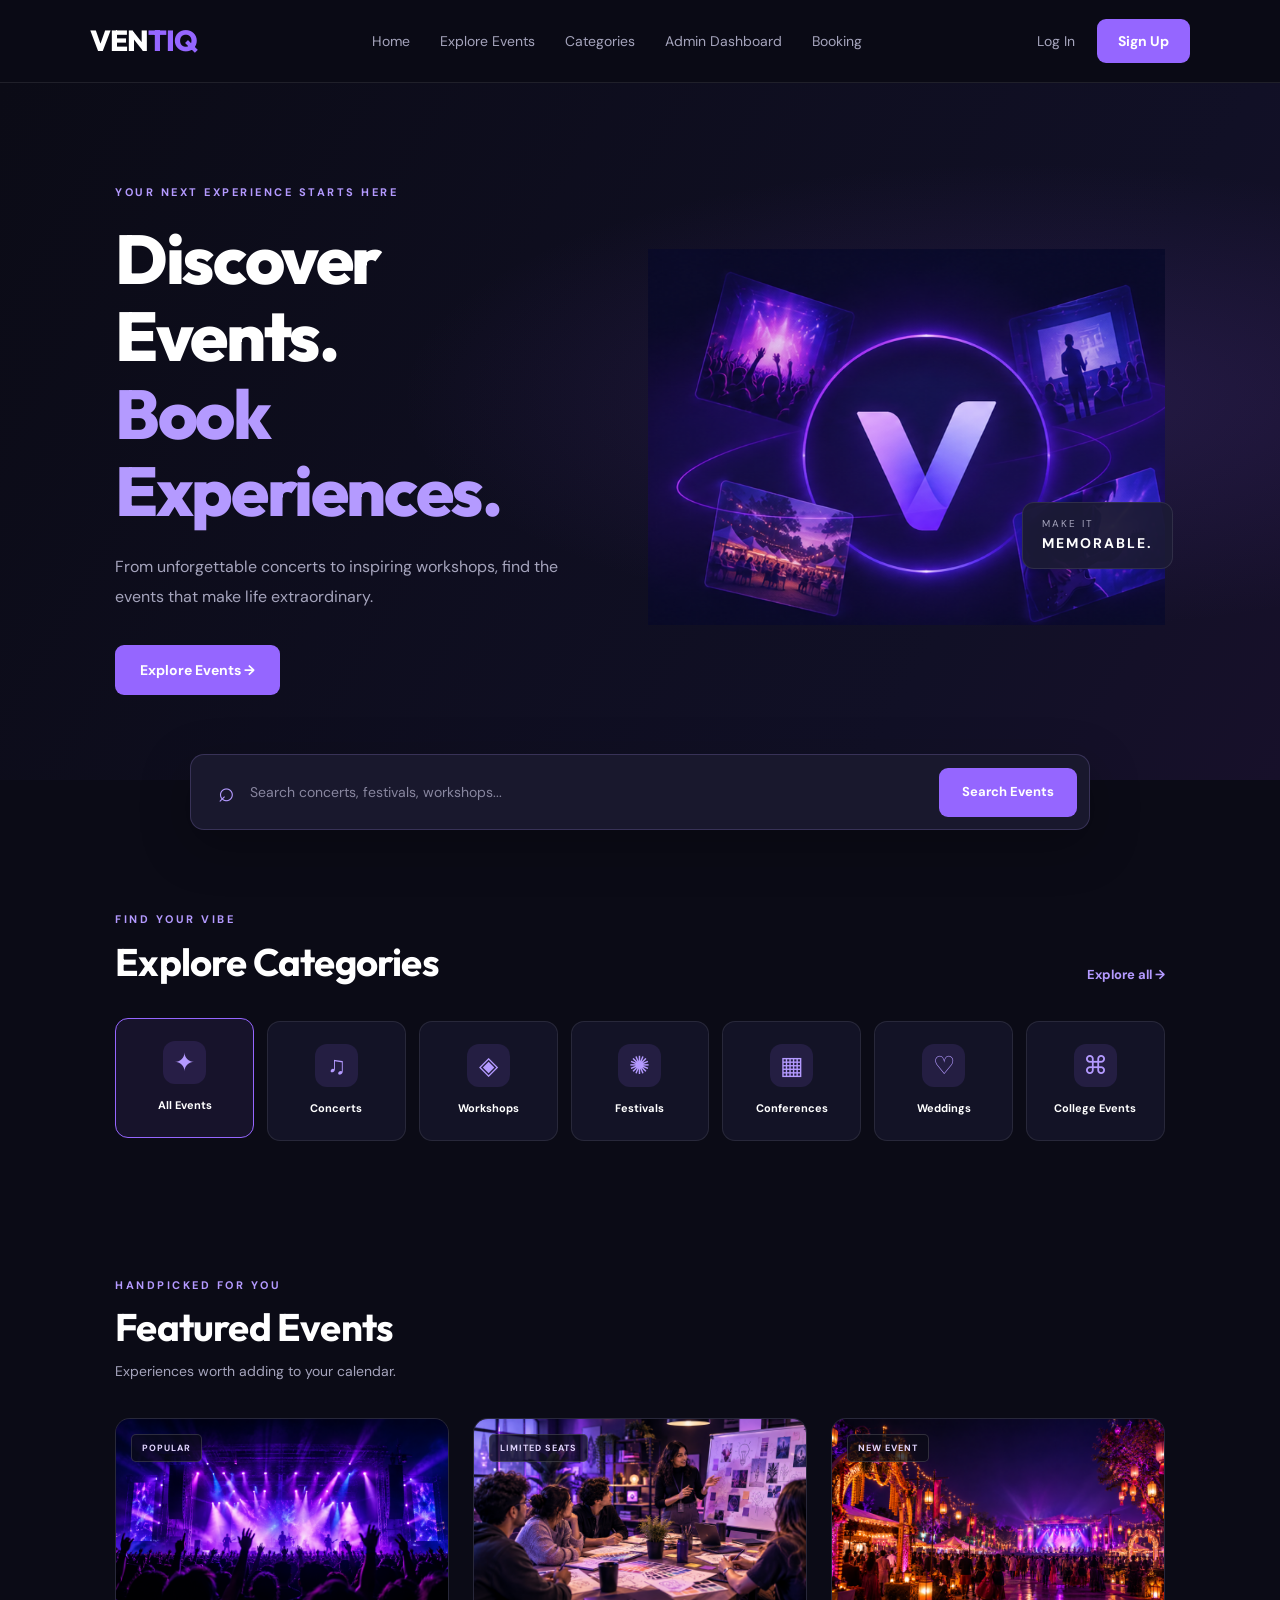
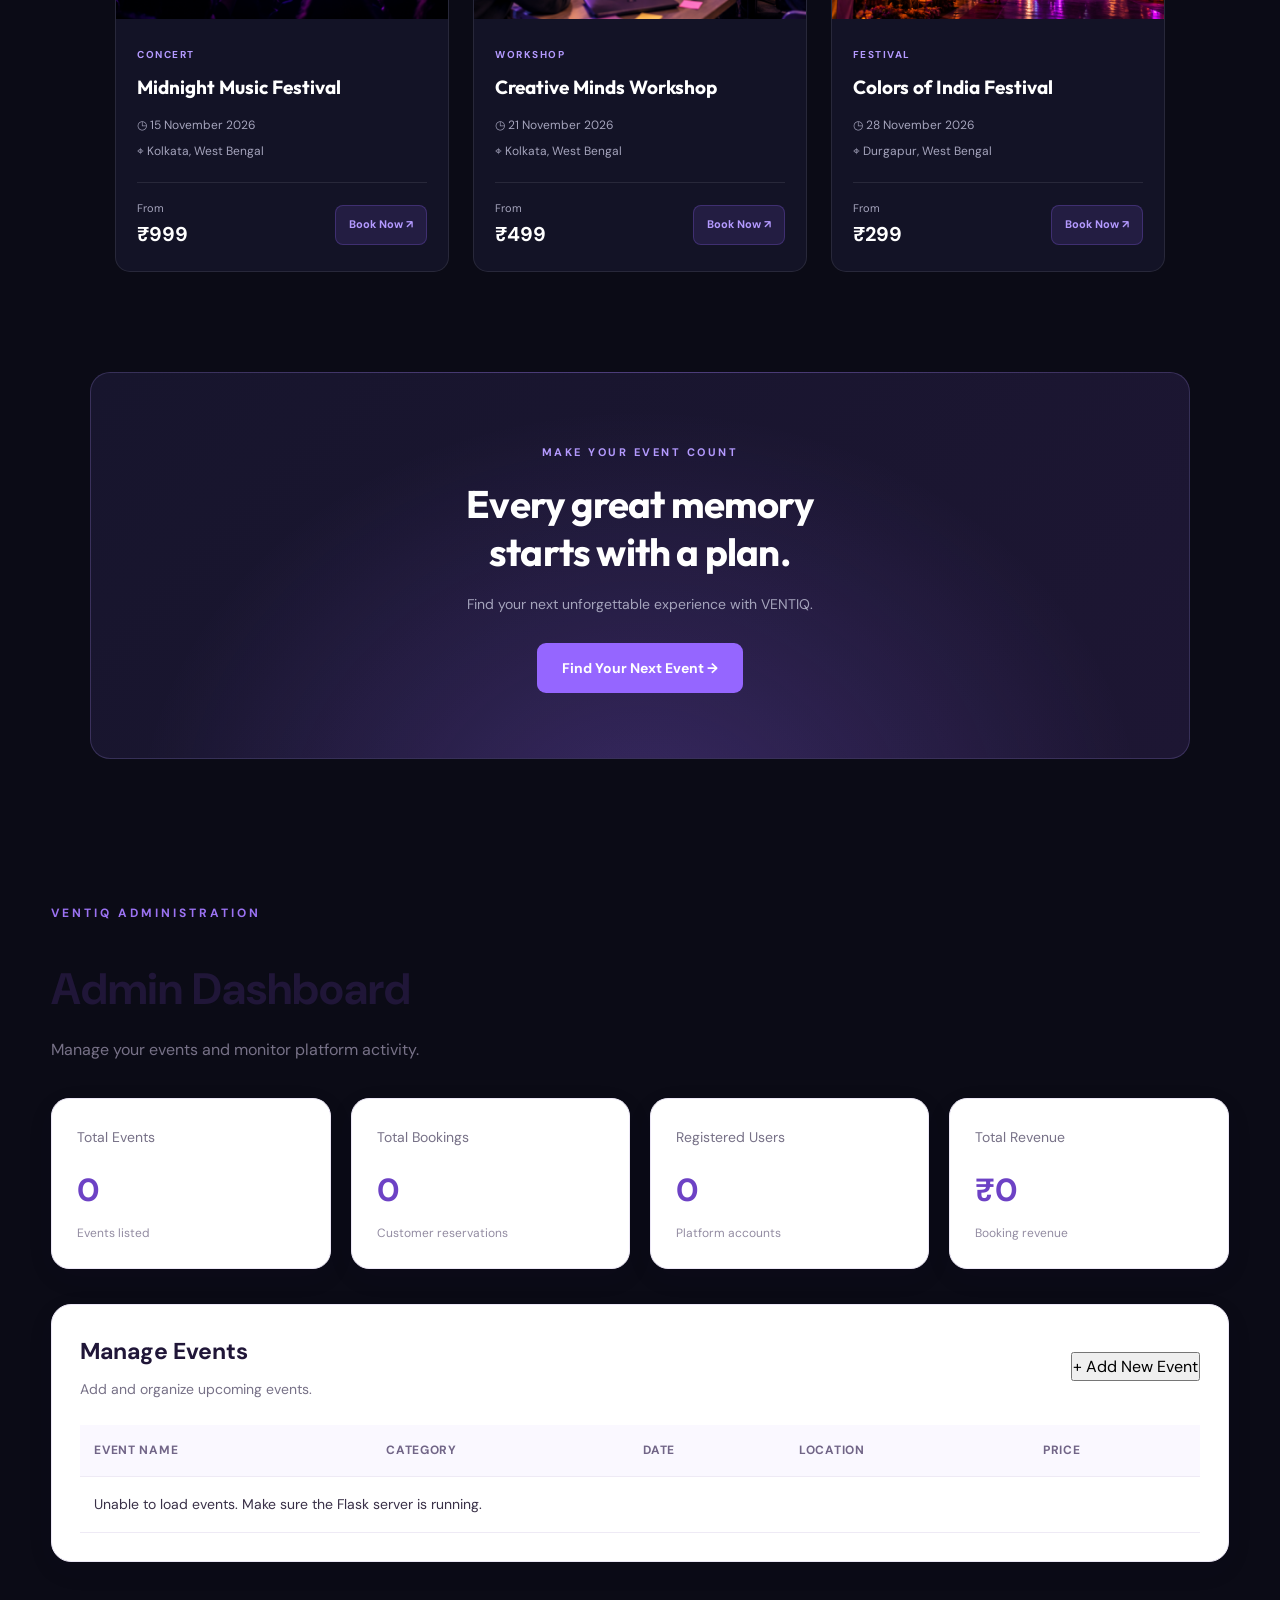
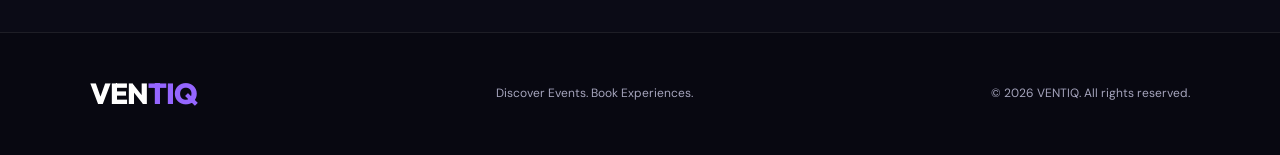
<file: frontend/index.html>
<!DOCTYPE html>
<html lang="en">
<head>
    <meta charset="UTF-8">
    <meta name="viewport" content="width=device-width, initial-scale=1.0">
    <meta name="description" content="Discover events, explore experiences, and book tickets with VENTIQ.">
    <title>VENTIQ | Discover Events. Book Experiences.</title>
    <link rel="stylesheet" href="css/style.css">
</head>
<body>

    <!-- Navigation -->
    <header class="navbar">
        <a href="index.html" class="logo">VEN<span>TIQ</span></a>

        <nav class="nav-links">
            <a href="#home">Home</a>
            <a href="#events">Explore Events</a>
            <a href="#categories">Categories</a>
            <a href="admin.html">Admin Dashboard</a>
            <a href="booking.html">Booking</a>
        </nav>

        <div class="nav-actions" id="navActions">
    <a href="login.html" class="login-btn">Log In</a>
    <a href="register.html" class="signup-btn">Sign Up</a>
</div>
    </header>

    <main>
        <!-- Hero Section -->
        <section class="hero" id="home">
            <div class="hero-content">
                <span class="eyebrow">YOUR NEXT EXPERIENCE STARTS HERE</span>

                <h1>Discover Events.<br>
                    <span>Book Experiences.</span>
                </h1>

                <p>
                    From unforgettable concerts to inspiring workshops,
                    find the events that make life extraordinary.
                </p>

                <a href="#events" class="primary-btn">Explore Events →</a>
            </div>
             <div>
               <div class="hero-decoration">
    
<div class="hero-decoration">
    <img
        src="images/ventiq-hero.png"
        alt="VENTIQ hero artwork"
        class="hero-image"
    >

    <div class="hero-message">
        <span>MAKE IT</span>
        <strong>MEMORABLE.</strong>
    </div>
</div>

            </div>
        </section>

        <!-- Search Section -->
        <section class="search-section">
            <form class="search-bar" id="searchForm">
                <span class="search-icon">⌕</span>
                <input
                    type="search"
                    id="eventSearch"
                    placeholder="Search concerts, festivals, workshops..."
                    aria-label="Search events"
                >
                <button type="submit">Search Events</button>
            </form>
        </section>

        <!-- Categories -->
        <section class="section categories-section" id="categories">
            <div class="section-heading">
                <div>
                    <span class="eyebrow">FIND YOUR VIBE</span>
                    <h2>Explore Categories</h2>
                </div>
                <a href="#events" class="text-link">Explore all →</a>
            </div>

            <div class="category-grid">
                <button class="category-card active" data-category="All">
                    <span>✦</span>
                    <strong>All Events</strong>
                </button>

                <button class="category-card" data-category="Concert">
                    <span>♫</span>
                    <strong>Concerts</strong>
                </button>

                <button class="category-card" data-category="Workshop">
                    <span>◈</span>
                    <strong>Workshops</strong>
                </button>

                <button class="category-card" data-category="Festival">
                    <span>✺</span>
                    <strong>Festivals</strong>
                </button>

                <button class="category-card" data-category="Conference">
                    <span>▦</span>
                    <strong>Conferences</strong>
                </button>

                <button class="category-card" data-category="Wedding">
                    <span>♡</span>
                    <strong>Weddings</strong>
                </button>

                <button class="category-card" data-category="College">
                    <span>⌘</span>
                    <strong>College Events</strong>
                </button>
            </div>
        </section>

        <!-- Featured Events -->
        <section class="section events-section" id="events">
            <div class="section-heading">
                <div>
                    <span class="eyebrow">HANDPICKED FOR YOU</span>
                    <h2>Featured Events</h2>
                    <p class="section-description">
                        Experiences worth adding to your calendar.
                    </p>
                </div>
            </div>

            <div class="event-grid" id="eventGrid">

                <article class="event-card"
                    data-category="Concert"
                    data-title="Midnight Music Festival">
                    
<div class="event-image concert-image">
    <img
        src="images/concert.png"
        alt="Midnight Music Festival concert"
        class="event-photo"
    >
    <span class="event-label">POPULAR</span>
</div>

                    <div class="event-info">
                        <span class="event-type">CONCERT</span>
                        <h3>Midnight Music Festival</h3>
                        <p>◷ 15 November 2026</p>
                        <p>⌖ Kolkata, West Bengal</p>
                        <div class="event-bottom">
                            <span>From <strong>₹999</strong></span>
                            <a href="booking.html" class="book-btn">Book Now ↗</a>
                        </div>
                    </div>
                </article>

                <article class="event-card"
                    data-category="Workshop"
                    data-title="Creative Minds Workshop">
                    
<div class="event-image workshop-image">
    <img
        src="images/workshop.png"
        alt="Creative Minds Workshop"
        class="event-photo"
    >
    <span class="event-label">LIMITED SEATS</span>
</div>

                    <div class="event-info">
                        <span class="event-type">WORKSHOP</span>
                        <h3>Creative Minds Workshop</h3>
                        <p>◷ 21 November 2026</p>
                        <p>⌖ Kolkata, West Bengal</p>
                        <div class="event-bottom">
                            <span>From <strong>₹499</strong></span>
                            <a href="booking.html" class="book-btn">Book Now ↗</a>
                        </div>
                    </div>
                </article>

                <article class="event-card"
                    data-category="Festival"
                    data-title="Colors of India Festival">
                    
<div class="event-image festival-image">
    <img
        src="images/festival.png"
        alt="Colors of India Festival"
        class="event-photo"
    >
    <span class="event-label">NEW EVENT</span>
</div>

                    <div class="event-info">
                        <span class="event-type">FESTIVAL</span>
                        <h3>Colors of India Festival</h3>
                        <p>◷ 28 November 2026</p>
                        <p>⌖ Durgapur, West Bengal</p>
                        <div class="event-bottom">
                            <span>From <strong>₹299</strong></span>
                            <a href="booking.html" class="book-btn">Book Now ↗</a>
                        </div>
                    </div>
                </article>

            </div>

            <p id="noResults" class="no-results" hidden>
                No events found. Try another search or category.
            </p>
        </section>

        <!-- Call to Action -->
        <section class="cta-section">
            <span class="eyebrow">MAKE YOUR EVENT COUNT</span>
            <h2>Every great memory<br>starts with a plan.</h2>
            <p>Find your next unforgettable experience with VENTIQ.</p>
            <a href="#events" class="primary-btn">Find Your Next Event →</a>
        </section>
    </main>

<!-- VENTIQ ADMIN DASHBOARD -->
<section class="admin-container" id="dashboard">
    <section class="admin-welcome">
        <p class="eyebrow">VENTIQ ADMINISTRATION</p>
        <h1>Admin Dashboard</h1>
        <p>Manage your events and monitor platform activity.</p>
    </section>

    <section class="admin-stats">
        <div class="admin-stat-card">
            <span>Total Events</span>
            <h2 id="totalEvents">0</h2>
            <p>Events listed</p>
        </div>

        <div class="admin-stat-card">
            <span>Total Bookings</span>
            <h2 id="totalBookings">0</h2>
            <p>Customer reservations</p>
        </div>

        <div class="admin-stat-card">
            <span>Registered Users</span>
            <h2 id="totalUsers">0</h2>
            <p>Platform accounts</p>
        </div>

        <div class="admin-stat-card">
            <span>Total Revenue</span>
            <h2 id="totalRevenue">₹0</h2>
            <p>Booking revenue</p>
        </div>
    </section>

    <section class="admin-panel">
        <div class="admin-panel-heading">
            <div>
                <h2>Manage Events</h2>
                <p>Add and organize upcoming events.</p>
            </div>

            <button class="btn btn-primary" id="addEventBtn">
                + Add New Event
            </button>
        </div>

        <div id="eventFormContainer" hidden>
            <form id="adminEventForm" class="admin-event-form">
                <label for="eventTitle">Event Name</label>
                <input id="eventTitle" type="text" required>

                <label for="eventCategory">Category</label>
                <select id="eventCategory" required>
                    <option value="">Select category</option>
                    <option>Concert</option>
                    <option>Workshop</option>
                    <option>Festival</option>
                    <option>Conference</option>
                    <option>Wedding</option>
                    <option>College</option>
                </select>

                <label for="eventDate">Event Date</label>
                <input id="eventDate" type="date" required>

                <label for="eventLocation">Location</label>
                <input id="eventLocation" type="text" required>

                <label for="eventPrice">Ticket Price (₹)</label>
                <input id="eventPrice" type="number" min="0" required>

                <div class="admin-form-actions">
                    <button class="btn btn-primary" type="submit">
                        Save Event
                    </button>
                    <button class="btn-secondary" type="button"
                            id="cancelEventBtn">
                        Cancel
                    </button>
                </div>
            </form>
        </div>

        <div class="admin-table-wrap">
            <table class="admin-table">
                <thead>
                    <tr>
                        <th>Event Name</th>
                        <th>Category</th>
                        <th>Date</th>
                        <th>Location</th>
                        <th>Price</th>
                    </tr>
                </thead>
                <tbody id="adminEventList"></tbody>
            </table>
        </div>
    </section>
</section>
<!-- END ADMIN DASHBOARD -->

    <!-- Footer -->
    <footer class="footer">
        <a href="#home" class="logo">VEN<span>TIQ</span></a>
        <p>Discover Events. Book Experiences.</p>
        <p class="copyright">
            © 2026 VENTIQ. All rights reserved.
        </p>
    </footer>

    <script src="js/script.js"></script>
    <script src="js/admin.js"></script>
    
<script>
    const navActions = document.getElementById("navActions");
    const savedUser = localStorage.getItem("ventiqUser");

    if (savedUser && navActions) {
        try {
            const user = JSON.parse(savedUser);

            if (user && user.name) {
                navActions.replaceChildren();

                const welcome = document.createElement("span");
                welcome.textContent = "Hi, " + user.name;
                welcome.style.color = "#ffffff";
                welcome.style.marginRight = "12px";

                const logout = document.createElement("button");
                logout.type = "button";
                logout.textContent = "Log Out";
                logout.className = "signup-btn";
                logout.style.cursor = "pointer";
                logout.style.marginTop = "0";

                logout.addEventListener("click", function () {
                    localStorage.removeItem("ventiqUser");
                    window.location.href = "index.html";
                });

                navActions.append(welcome, logout);
            }
        } catch (error) {
            localStorage.removeItem("ventiqUser");
        }
    }
</script>

</body>
</html>
</file>
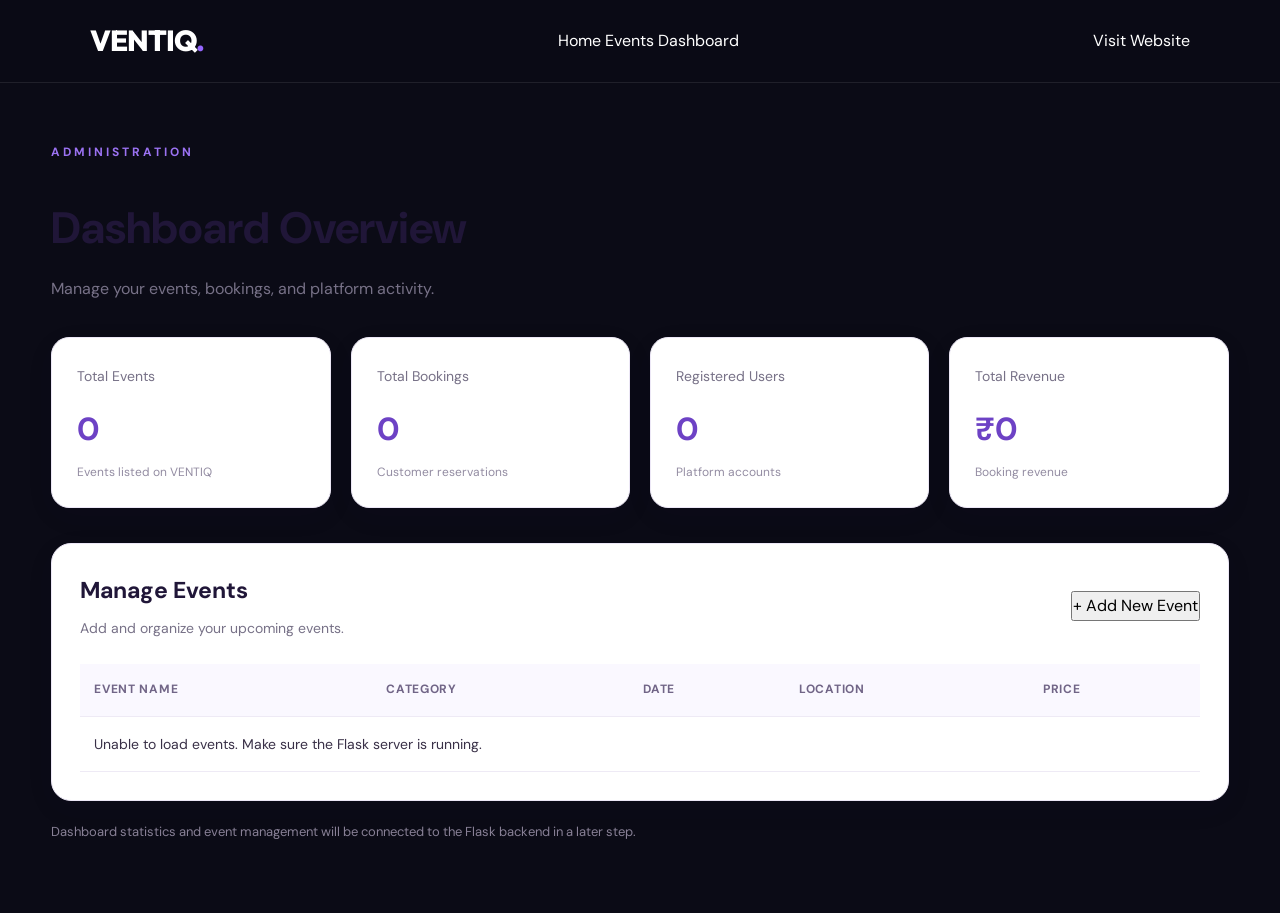
<file: frontend/admin.html>
<!DOCTYPE html>
<html lang="en">
<head>
    <meta charset="UTF-8">
    <meta name="viewport" content="width=device-width, initial-scale=1.0">
    <title>VENTIQ | Admin Dashboard</title>
    <link rel="stylesheet" href="css/style.css">
</head>
<body>

    <header class="navbar">
        <a href="index.html" class="logo">VENTIQ<span>.</span></a>

        <nav>
            <a href="index.html">Home</a>
            <a href="events.html">Events</a>
            <a href="admin.html" class="active">Dashboard</a>
        </nav>

        <a href="index.html" class="btn btn-primary">Visit Website</a>
    </header>

    <main class="admin-container">
        <section class="admin-welcome">
            <p class="eyebrow">ADMINISTRATION</p>
            <h1>Dashboard Overview</h1>
            <p>Manage your events, bookings, and platform activity.</p>
        </section>

        <section class="admin-stats">
            <div class="admin-stat-card">
                <span>Total Events</span>
                <h2 id="totalEvents">0</h2>
                <p>Events listed on VENTIQ</p>
            </div>

            <div class="admin-stat-card">
                <span>Total Bookings</span>
                <h2 id="totalBookings">0</h2>
                <p>Customer reservations</p>
            </div>

            <div class="admin-stat-card">
                <span>Registered Users</span>
                <h2 id="totalUsers">0</h2>
                <p>Platform accounts</p>
            </div>

            <div class="admin-stat-card">
                <span>Total Revenue</span>
                <h2 id="totalRevenue">₹0</h2>
                <p>Booking revenue</p>
            </div>
        </section>

        <section class="admin-panel">
            <div class="admin-panel-heading">
                <div>
                    <h2>Manage Events</h2>
                    <p>Add and organize your upcoming events.</p>
                </div>
                <button class="btn btn-primary" id="addEventBtn">
                    + Add New Event
                </button>
            </div>

            <div id="eventFormContainer" hidden>
                <form id="adminEventForm" class="admin-event-form">
                    <label for="eventTitle">Event Name</label>
                    <input type="text" id="eventTitle"
                           placeholder="Enter event name" required>

                    <label for="eventCategory">Category</label>
                    <select id="eventCategory" required>
                        <option value="">Select category</option>
                        <option>Concert</option>
                        <option>Workshop</option>
                        <option>Festival</option>
                        <option>Conference</option>
                        <option>Wedding</option>
                        <option>College</option>
                    </select>

                    <label for="eventDate">Event Date</label>
                    <input type="date" id="eventDate" required>

                    <label for="eventLocation">Location</label>
                    <input type="text" id="eventLocation"
                           placeholder="Enter location" required>

                    <label for="eventPrice">Ticket Price (₹)</label>
                    <input type="number" id="eventPrice"
                           min="0" placeholder="Enter ticket price" required>

                    <div class="admin-form-actions">
                        <button type="submit" class="btn btn-primary">
                            Save Event
                        </button>
                        <button type="button" class="btn btn-secondary"
                                id="cancelEventBtn">
                            Cancel
                        </button>
                    </div>
                </form>
            </div>

            <div class="admin-table-wrap">
                <table class="admin-table">
                    <thead>
                        <tr>
                            <th>Event Name</th>
                            <th>Category</th>
                            <th>Date</th>
                            <th>Location</th>
                            <th>Price</th>
                        </tr>
                    </thead>
                    <tbody id="adminEventList">
                        <tr>
                            <td colspan="5">
                                Loading events...
                            </td>
                        </tr>
                    </tbody>
                </table>
            </div>
        </section>

        <p class="admin-note">
            Dashboard statistics and event management will be connected
            to the Flask backend in a later step.
        </p>
    </main>

    <script src="js/admin.js"></script>
</body>
</html>
</file>
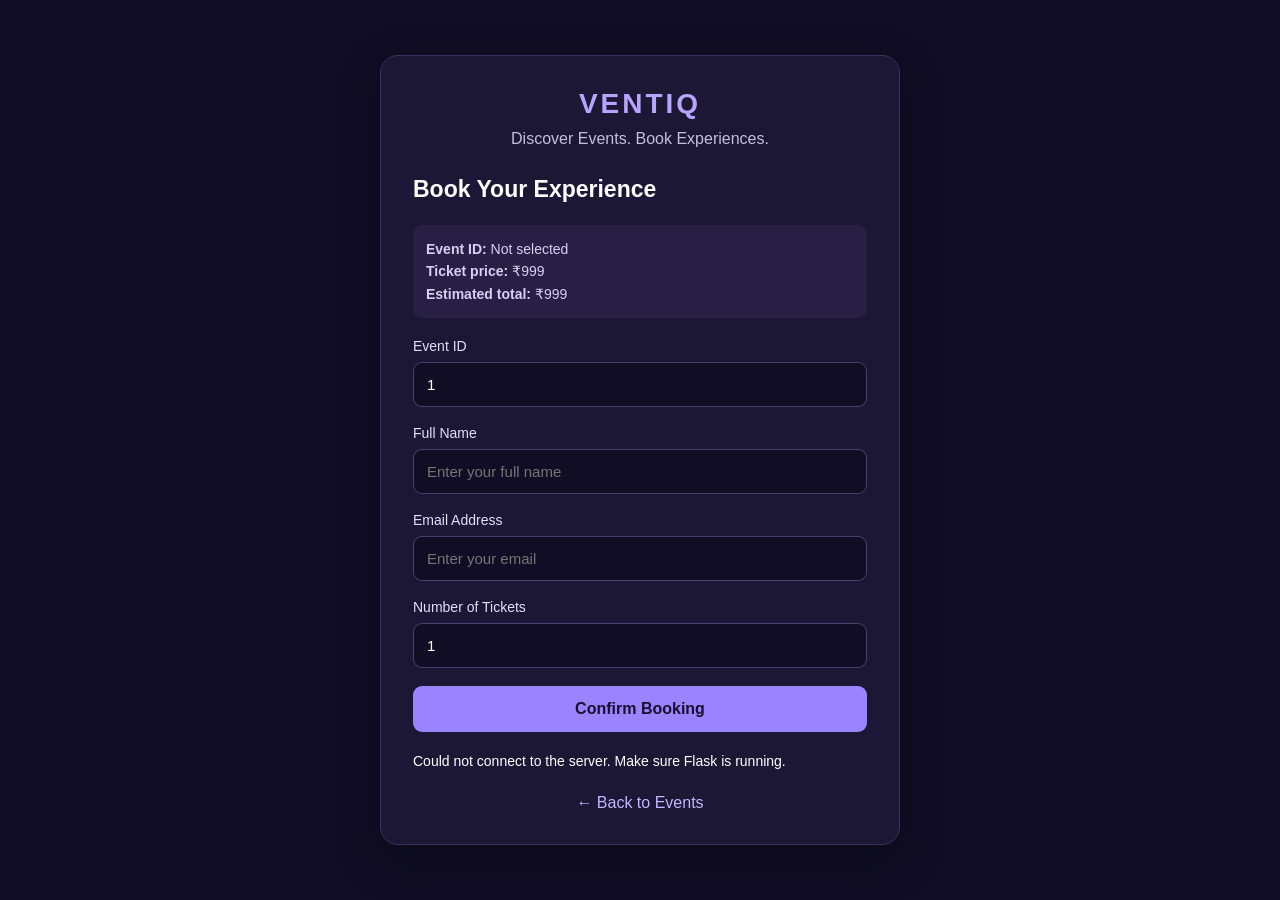
<file: frontend/booking.html>
<!DOCTYPE html>
<html lang="en">
<head>
    <meta charset="UTF-8">
    <meta name="viewport" content="width=device-width, initial-scale=1.0">
    <title>Book Your Event | VENTIQ</title>

    <style>
        * {
            box-sizing: border-box;
            margin: 0;
            padding: 0;
        }

        body {
            font-family: Arial, sans-serif;
            background: #100d24;
            color: #ffffff;
            min-height: 100vh;
            display: flex;
            justify-content: center;
            align-items: center;
            padding: 24px;
        }

        .booking-container {
            width: 100%;
            max-width: 520px;
            background: #1b1735;
            border: 1px solid #39315e;
            border-radius: 18px;
            padding: 32px;
            box-shadow: 0 15px 45px rgba(0, 0, 0, 0.25);
        }

        .brand {
            color: #b7a4ff;
            font-size: 28px;
            font-weight: bold;
            letter-spacing: 3px;
            text-align: center;
        }

        .subtitle {
            color: #c5c0d8;
            text-align: center;
            margin: 10px 0 28px;
        }

        h2 {
            margin-bottom: 22px;
            font-size: 23px;
        }

        .field {
            margin-bottom: 18px;
        }

        label {
            display: block;
            margin-bottom: 8px;
            color: #e4defc;
            font-size: 14px;
        }

        input {
            width: 100%;
            padding: 13px;
            border: 1px solid #49416d;
            border-radius: 9px;
            background: #100d24;
            color: white;
            font-size: 15px;
            outline: none;
        }

        input:focus {
            border-color: #a995ff;
        }

        .event-note {
            background: #272044;
            border-radius: 9px;
            padding: 13px;
            color: #d7cff7;
            margin-bottom: 20px;
            font-size: 14px;
            line-height: 1.6;
        }

        button {
            width: 100%;
            padding: 14px;
            border: none;
            border-radius: 9px;
            background: #9b83ff;
            color: #17102e;
            font-size: 16px;
            font-weight: bold;
            cursor: pointer;
        }

        button:hover {
            background: #b4a3ff;
        }

        button:disabled {
            opacity: 0.6;
            cursor: not-allowed;
        }

        #message {
            margin-top: 18px;
            line-height: 1.6;
            font-size: 14px;
            overflow-wrap: anywhere;
        }

        .back-link {
            display: block;
            text-align: center;
            margin-top: 22px;
            color: #c4b6ff;
            text-decoration: none;
        }

        @media (max-width: 480px) {
            .booking-container {
                padding: 24px 19px;
            }
        }
    </style>
</head>

<body>
    <main class="booking-container">
        <div class="brand">VENTIQ</div>
        <p class="subtitle">Discover Events. Book Experiences.</p>

        <h2>Book Your Experience</h2>

        <div class="event-note">
            <strong>Event ID:</strong> <span id="eventIdDisplay">Not selected</span>
            <br>
            <strong>Ticket price:</strong> ₹<span id="ticketPrice">999</span>
            <br>
            <strong>Estimated total:</strong> ₹<span id="estimatedTotal">999</span>
        </div>

        <form id="bookingForm">
            <div class="field">
                <label for="eventId">Event ID</label>
                <input
                    type="number"
                    id="eventId"
                    name="event_id"
                    min="1"
                    value="1"
                    required
                >
            </div>

            <div class="field">
                <label for="customerName">Full Name</label>
                <input
                    type="text"
                    id="customerName"
                    name="customer_name"
                    placeholder="Enter your full name"
                    autocomplete="name"
                    required
                >
            </div>

            <div class="field">
                <label for="customerEmail">Email Address</label>
                <input
                    type="email"
                    id="customerEmail"
                    name="customer_email"
                    placeholder="Enter your email"
                    autocomplete="email"
                    required
                >
            </div>

            <div class="field">
                <label for="tickets">Number of Tickets</label>
                <input
                    type="number"
                    id="tickets"
                    name="tickets"
                    min="1"
                    max="10"
                    value="1"
                    required
                >
            </div>

            <button type="submit" id="bookButton">
                Confirm Booking
            </button>
        </form>

        <p id="message" role="status" aria-live="polite"></p>
<p id="confirmation" role="status" aria-live="polite"
   style="color: #7fffb2; font-weight: bold; margin-top: 12px;"></p>

        <a href="index.html" class="back-link">
            ← Back to Events
        </a>
    </main>

    <script>
        const API_URL = "https://ventiq-2qjv.onrender.com";
        const form = document.getElementById("bookingForm");
        const eventIdInput = document.getElementById("eventId");
        const ticketsInput = document.getElementById("tickets");
        const ticketPriceDisplay = document.getElementById("ticketPrice");
        const estimatedTotalDisplay = document.getElementById("estimatedTotal");
        const message = document.getElementById("message");
        const confirmation = document.getElementById("confirmation");
        const bookButton = document.getElementById("bookButton");

        let currentPrice = 999;
        let currentEvent = null;

        function updateTotal() {
            const quantity = Number(ticketsInput.value) || 0;
            estimatedTotalDisplay.textContent =
                (currentPrice * quantity).toLocaleString("en-IN");
        }

        async function loadEvent() {
            const eventId = Number(eventIdInput.value);

            if (!Number.isInteger(eventId) || eventId < 1) {
                currentEvent = null;
                message.textContent = "Please enter a valid event ID.";
                return;
            }

            message.textContent = "Loading event details...";

            try {
                const response = await fetch(`${API_URL}/api/events`);

                if (!response.ok) {
                    throw new Error("Could not load events.");
                }

                const data = await response.json();
                const events = Array.isArray(data) ? data : data.events;

                if (!Array.isArray(events)) {
                    throw new Error("Unexpected event data from the server.");
                }

                currentEvent = events.find(
                    event => Number(event.id) === eventId
                );

                if (!currentEvent) {
                    message.textContent = "Event not found. Check the event ID.";
                    document.getElementById("eventIdDisplay").textContent =
                        "Not found";
                    return;
                }

                currentPrice = Number(currentEvent.price);

                document.getElementById("eventIdDisplay").textContent =
                    `${currentEvent.title} (#${currentEvent.id})`;

                ticketPriceDisplay.textContent =
                    currentPrice.toLocaleString("en-IN");

                updateTotal();
                message.textContent = "";
            } catch (error) {
                message.textContent =
                    "Could not connect to the server. Make sure Flask is running.";
            }
        }

        eventIdInput.addEventListener("change", loadEvent);
        ticketsInput.addEventListener("input", updateTotal);

        form.addEventListener("submit", async (event) => {
            event.preventDefault();

            if (!currentEvent ||
                Number(currentEvent.id) !== Number(eventIdInput.value)) {
                message.textContent = "Please wait for valid event details.";
                await loadEvent();
                return;
            }

            const quantity = Number(ticketsInput.value);

            if (!Number.isInteger(quantity) || quantity < 1 || quantity > 10) {
                message.textContent = "Choose between 1 and 10 tickets.";
                return;
            }

            const booking = {
                event_id: Number(eventIdInput.value),
                customer_name: document.getElementById("customerName").value.trim(),
                customer_email: document.getElementById("customerEmail").value.trim(),
                tickets: quantity
            };

            if (!booking.customer_name || !booking.customer_email) {
                message.textContent = "Please complete all fields.";
                return;
            }

            bookButton.disabled = true;
            bookButton.textContent = "Processing...";
            message.textContent = "Submitting your booking...";

            try {
                const response = await fetch(`${API_URL}/api/bookings`, {
                    method: "POST",
                    headers: {
                        "Content-Type": "application/json"
                    },
                    body: JSON.stringify(booking)
                });

                const result = await response.json();

                if (!response.ok) {
                    throw new Error(
                        result.error || result.message || "Booking failed."
                    );
                }

                confirmation.textContent =
    `✓ ${result.message} Event: ${result.event}. ` +
    `Tickets: ${result.tickets}. ` +
    `Total: ₹${Number(result.total_price).toLocaleString("en-IN")}.`;

                
                form.reset();
                eventIdInput.value = booking.event_id;
                ticketsInput.value = 1;

                // Refresh event details without clearing the success message
                try {
                    const eventsResponse = await fetch(`${API_URL}/api/events`);
                    if (eventsResponse.ok) {
                        const eventsData = await eventsResponse.json();
                        const events = Array.isArray(eventsData)
                            ? eventsData
                            : eventsData.events;

                        if (Array.isArray(events)) {
                            currentEvent = events.find(
                                item => Number(item.id) === booking.event_id
                            );

                            if (currentEvent) {
                                currentPrice = Number(currentEvent.price);
                                document.getElementById("eventIdDisplay").textContent =
                                    `${currentEvent.title} (#${currentEvent.id})`;
                                ticketPriceDisplay.textContent =
                                    currentPrice.toLocaleString("en-IN");
                                updateTotal();
                            }
                        }
                    }
                } catch (refreshError) {
                    console.error("Could not refresh event details:", refreshError);
                }

            } catch (error) {
                message.textContent = error.message ||
                    "Booking failed. Please try again.";
            } finally {
                bookButton.disabled = false;
                bookButton.textContent = "Confirm Booking";
            }
        });

        loadEvent();
    </script>
</body>
</html>
</file>
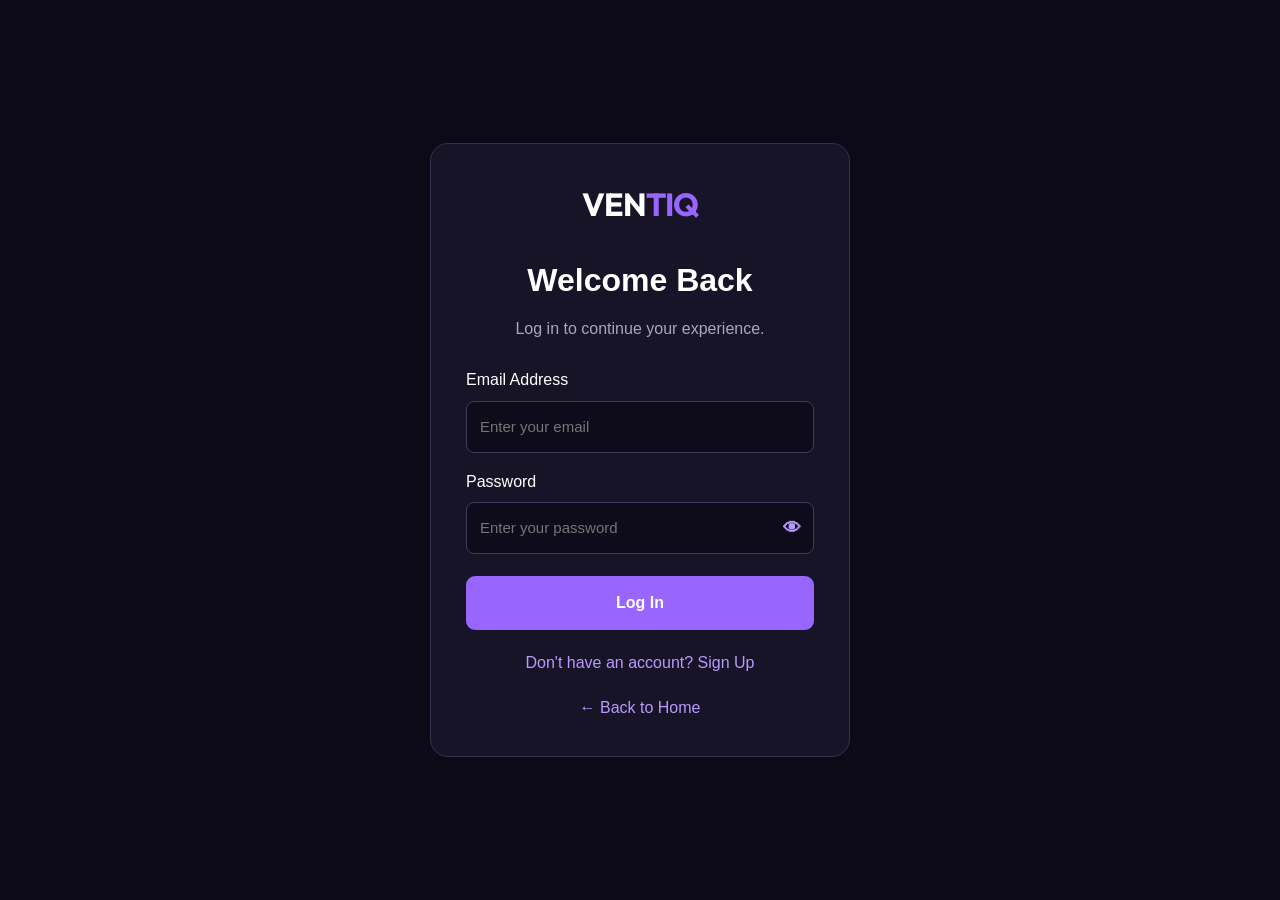
<file: frontend/login.html>
<!DOCTYPE html>
<html lang="en">
<head>
    <meta charset="UTF-8">
    <meta name="viewport" content="width=device-width, initial-scale=1.0">
    <title>Log In | VENTIQ</title>
    <link rel="stylesheet" href="css/style.css">
    <style>
        body {
            min-height: 100vh;
            display: flex;
            align-items: center;
            justify-content: center;
            background: #0b0a16;
            color: #fff;
            font-family: Arial, sans-serif;
            padding: 20px;
        }
        .auth-card {
            width: 100%;
            max-width: 420px;
            padding: 35px;
            border: 1px solid #373052;
            border-radius: 18px;
            background: #171427;
        }
        .logo {
            display: block;
            text-align: center;
            font-size: 32px;
            font-weight: bold;
            color: white;
            text-decoration: none;
            margin-bottom: 25px;
        }
        .logo span { color: #9865ff; }
        h1 { text-align: center; margin-bottom: 10px; }
        .subtitle {
            text-align: center;
            color: #aaa5c2;
            margin-bottom: 25px;
        }
        label { display: block; margin: 16px 0 8px; }
        input {
            width: 100%;
            padding: 13px;
            border-radius: 8px;
            border: 1px solid #41395d;
            background: #0e0c1b;
            color: white;
            font-size: 15px;
        }
        button {
            width: 100%;
            padding: 14px;
            margin-top: 22px;
            border: 0;
            border-radius: 9px;
            background: #9865ff;
            color: white;
            font-size: 16px;
            font-weight: bold;
            cursor: pointer;
        }
        .message { margin-top: 15px; text-align: center; }
        .auth-link, .back-link {
            display: block;
            text-align: center;
            margin-top: 20px;
            color: #b89aff;
            text-decoration: none;
        }
    </style>
</head>
<body>
    <main class="auth-card">
        <a href="index.html" class="logo">VEN<span>TIQ</span></a>
        <h1>Welcome Back</h1>
        <p class="subtitle">Log in to continue your experience.</p>

        <form id="loginForm">
            <label for="email">Email Address</label>
            <input type="email" id="email" name="email"
                   placeholder="Enter your email" required>

            <label for="password">Password</label>
            <div style="position: relative;">
    <input type="password" id="password" name="password"
           placeholder="Enter your password" required
           style="padding-right: 45px;">

    <button type="button" id="togglePassword"
            aria-label="Show password"
            style="position: absolute; right: 8px; top: 50%;
                   transform: translateY(-50%); width: auto;
                   margin: 0; padding: 5px; background: transparent;
                   color: #b89aff; font-size: 18px;">
        👁
    </button>
</div>

            <button type="submit">Log In</button>
            <p id="message" class="message" role="status"></p>
        </form>

        <a href="register.html" class="auth-link">
            Don't have an account? Sign Up
        </a>
        <a href="index.html" class="back-link">← Back to Home</a>
    </main>

    <script>
        const API_BASE = "https://ventiq-2qjv.onrender.com";

        document.getElementById("loginForm").addEventListener("submit",
            async function (event) {
                event.preventDefault();

                const message = document.getElementById("message");
                message.style.color = "#ffffff";
                message.textContent = "Logging in...";

                try {
                    const response = await fetch(`${API_BASE}/api/login`, {
                        method: "POST",
                        headers: { "Content-Type": "application/json" },
                        body: JSON.stringify({
                            email: document.getElementById("email").value.trim(),
                            password: document.getElementById("password").value
                        })
                    });

                    const result = await response.json();

                    if (!response.ok) {
                        throw new Error(result.error || result.message ||
                            "Login failed.");
                    }

                    message.style.color = "#7fffb2";
                    localStorage.setItem("ventiqUser", JSON.stringify(result.user));
                    window.location.href = "index.html";
                } catch (error) {
                    message.style.color = "#ff8585";
                    message.textContent =
                        error.message === "Failed to fetch"
                        ? "Cannot connect to the server. Check that Flask is running."
                        : error.message;
                }
            });
           const passwordInput = document.getElementById("password");
const togglePassword = document.getElementById("togglePassword");

togglePassword.addEventListener("click", function () {
    const isHidden = passwordInput.type === "password";

    passwordInput.type = isHidden ? "text" : "password";
    togglePassword.textContent = isHidden ? "🙈" : "👁";
    togglePassword.setAttribute(
        "aria-label",
        isHidden ? "Hide password" : "Show password"
    );
}); 
    </script>
</body>
</html>
</file>
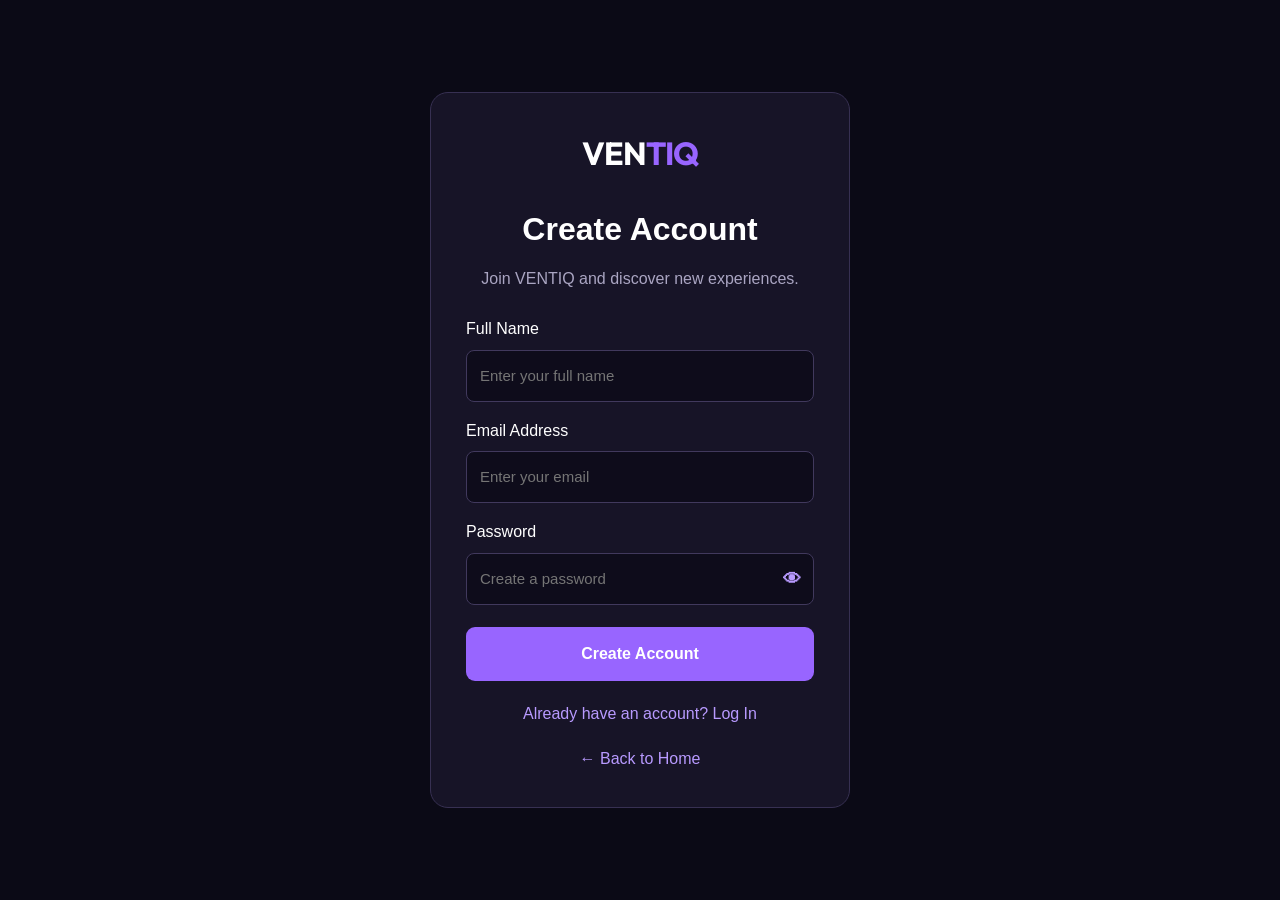
<file: frontend/register.html>
<!DOCTYPE html>
<html lang="en">
<head>
    <meta charset="UTF-8">
    <meta name="viewport" content="width=device-width, initial-scale=1.0">
    <title>Sign Up | VENTIQ</title>
    <link rel="stylesheet" href="css/style.css">
    <style>
        body {
            min-height: 100vh;
            display: flex;
            align-items: center;
            justify-content: center;
            background: #0b0a16;
            color: #fff;
            font-family: Arial, sans-serif;
            padding: 20px;
        }
        .auth-card {
            width: 100%;
            max-width: 420px;
            padding: 35px;
            border: 1px solid #373052;
            border-radius: 18px;
            background: #171427;
        }
        .logo {
            display: block;
            text-align: center;
            font-size: 32px;
            font-weight: bold;
            color: white;
            text-decoration: none;
            margin-bottom: 25px;
        }
        .logo span { color: #9865ff; }
        h1 { text-align: center; margin-bottom: 10px; }
        .subtitle {
            text-align: center;
            color: #aaa5c2;
            margin-bottom: 25px;
        }
        label { display: block; margin: 16px 0 8px; }
        input {
            width: 100%;
            box-sizing: border-box;
            padding: 13px;
            border-radius: 8px;
            border: 1px solid #41395d;
            background: #0e0c1b;
            color: white;
            font-size: 15px;
        }
        button {
            width: 100%;
            padding: 14px;
            margin-top: 22px;
            border: 0;
            border-radius: 9px;
            background: #9865ff;
            color: white;
            font-size: 16px;
            font-weight: bold;
            cursor: pointer;
        }
        .message { margin-top: 15px; text-align: center; }
        .auth-link, .back-link {
            display: block;
            text-align: center;
            margin-top: 20px;
            color: #b89aff;
            text-decoration: none;
        }
    </style>
</head>
<body>
    <main class="auth-card">
        <a href="index.html" class="logo">VEN<span>TIQ</span></a>
        <h1>Create Account</h1>
        <p class="subtitle">Join VENTIQ and discover new experiences.</p>

        <form id="registerForm">
            <label for="name">Full Name</label>
            <input type="text" id="name" name="name"
                   placeholder="Enter your full name" required>

            <label for="email">Email Address</label>
            <input type="email" id="email" name="email"
                   placeholder="Enter your email" required>

            
<label for="password">Password</label>
<div style="position: relative;">
    <input type="password" id="password" name="password"
           placeholder="Create a password" minlength="8" required
           style="padding-right: 50px;">

    <button type="button" id="togglePassword"
            aria-label="Show password"
            style="position: absolute; right: 8px; top: 50%;
                   transform: translateY(-50%); width: auto;
                   margin: 0; padding: 5px; background: transparent;
                   color: #b89aff; font-size: 18px;">
        👁
    </button>
</div>


            <button type="submit">Create Account</button>
            <p id="message" class="message" role="status"></p>
        </form>

        <a href="login.html" class="auth-link">
            Already have an account? Log In
        </a>
        <a href="index.html" class="back-link">← Back to Home</a>
    </main>

    <script>
        const API_BASE = "https://ventiq-2qjv.onrender.com";

        document.getElementById("registerForm").addEventListener(
            "submit", async function (event) {
                event.preventDefault();

                const message = document.getElementById("message");
                message.style.color = "#ffffff";
                message.textContent = "Creating your account...";

                try {
                    const response = await fetch(
                        `${API_BASE}/api/register`, {
                            method: "POST",
                            headers: { "Content-Type": "application/json" },
                            body: JSON.stringify({
                                name: document.getElementById("name").value.trim(),
                                email: document.getElementById("email").value.trim(),
                                password: document.getElementById("password").value
                            })
                        }
                    );

                    const result = await response.json();

                    if (!response.ok) {
                        throw new Error(result.error || result.message ||
                            "Registration failed.");
                    }

                    message.style.color = "#7fffb2";
                    message.textContent =
                        result.message || "Account created successfully!";

                } catch (error) {
                    message.style.color = "#ff8585";
                    message.textContent =
                        error.message === "Failed to fetch"
                        ? "Cannot connect to the server. Check that Flask is running."
                        : error.message;
                }
            }
        );
        
        const passwordInput = document.getElementById("password");
        const togglePassword = document.getElementById("togglePassword");

        togglePassword.addEventListener("click", function () {
            const isHidden = passwordInput.type === "password";

            passwordInput.type = isHidden ? "text" : "password";
            togglePassword.textContent = isHidden ? "🙈" : "👁";
            togglePassword.setAttribute(
                "aria-label",
                isHidden ? "Hide password" : "Show password"
            );
        });

    </script>
</body>
</html>
</file>
<file: frontend/css/style.css>
/* ========================================
   VENTIQ — Event Discovery Platform
   Theme: Midnight Purple, Navy & White
======================================== */

@import url('https://fonts.googleapis.com/css2?family=DM+Sans:wght@400;500;600;700&family=Outfit:wght@400;500;600;700;800&display=swap');

:root {
    --background: #0b0b16;
    --surface: #131326;
    --surface-light: #1c1b35;
    --purple: #9566ff;
    --purple-light: #b49aff;
    --white: #ffffff;
    --muted: #a5a4bc;
    --border: rgba(255, 255, 255, 0.09);
}

* {
    margin: 0;
    padding: 0;
    box-sizing: border-box;
}

html {
    scroll-behavior: smooth;
    scroll-padding-top: 90px;
}

body {
    font-family: 'DM Sans', sans-serif;
    background: var(--background);
    color: var(--white);
    line-height: 1.6;
    overflow-x: hidden;
}

a {
    text-decoration: none;
    color: inherit;
}

button,
input {
    font: inherit;
}

button {
    cursor: pointer;
}

button:focus-visible,
a:focus-visible,
input:focus-visible {
    outline: 2px solid var(--purple-light);
    outline-offset: 4px;
}

::selection {
    background: var(--purple);
    color: white;
}

/* Navigation */

.navbar {
    width: 100%;
    min-height: 82px;
    padding: 18px 7%;
    display: flex;
    align-items: center;
    justify-content: space-between;
    gap: 25px;
    background: rgba(11, 11, 22, 0.94);
    border-bottom: 1px solid var(--border);
    position: sticky;
    top: 0;
    z-index: 100;
    backdrop-filter: blur(18px);
}

.logo {
    font-family: 'Outfit', sans-serif;
    font-size: 29px;
    font-weight: 800;
    letter-spacing: -1px;
}

.logo span {
    color: var(--purple);
}

.nav-links,
.nav-actions {
    display: flex;
    align-items: center;
    gap: 30px;
}

.nav-links a,
.login-btn {
    font-size: 14px;
    color: var(--muted);
    transition: color 0.3s;
}

.nav-links a:hover,
.login-btn:hover {
    color: var(--white);
}

.nav-actions {
    gap: 22px;
}

.signup-btn,
.primary-btn {
    display: inline-flex;
    align-items: center;
    justify-content: center;
    background: var(--purple);
    color: white;
    border-radius: 9px;
    font-weight: 700;
    transition: 0.3s ease;
}

.signup-btn {
    padding: 11px 21px;
    font-size: 14px;
}

.signup-btn:hover,
.primary-btn:hover {
    background: #8050f0;
    transform: translateY(-2px);
    box-shadow: 0 8px 28px rgba(149, 102, 255, 0.25);
}

/* Hero Section */

.hero {
    min-height: 530px;
    padding: 95px 9% 85px;
    display: flex;
    align-items: center;
    justify-content: space-between;
    gap: 40px;
    position: relative;
    overflow: hidden;
    background:
        radial-gradient(ellipse at 80% 45%,
            rgba(109, 64, 190, 0.22), transparent 43%),
        linear-gradient(120deg, #0b0b16, #111026 75%, #17102a);
}

.hero-content {
    max-width: 620px;
    position: relative;
    z-index: 2;
}

.eyebrow {
    display: inline-block;
    color: var(--purple-light);
    font-size: 11px;
    font-weight: 700;
    letter-spacing: 2.5px;
    margin-bottom: 18px;
}

.hero h1 {
    font-family: 'Outfit', sans-serif;
    font-size: clamp(42px, 5.4vw, 69px);
    line-height: 1.12;
    letter-spacing: -2.4px;
    font-weight: 800;
    margin-bottom: 23px;
}

.hero h1 span {
    color: var(--purple-light);
}

.hero-content > p {
    color: var(--muted);
    font-size: 16px;
    max-width: 480px;
    line-height: 1.9;
    margin-bottom: 32px;
}

.primary-btn {
    padding: 14px 25px;
    font-size: 14px;
}

.hero-decoration {
    width: 300px;
    height: 300px;
    flex-shrink: 0;
    position: relative;
    display: grid;
    place-items: center;
}

.hero-orbit {
    position: absolute;
    border: 1px solid rgba(180, 154, 255, 0.25);
    border-radius: 50%;
    transform: rotate(-25deg);
}

.orbit-one {
    width: 250px;
    height: 250px;
}

.orbit-two {
    width: 195px;
    height: 310px;
    border-color: rgba(149, 102, 255, 0.4);
}

.hero-star {
    font-size: 100px;
    color: var(--purple-light);
    text-shadow: 0 0 70px rgba(149, 102, 255, 0.55);
}

.hero-message {
    position: absolute;
    bottom: 18px;
    right: -8px;
    background: rgba(28, 27, 53, 0.95);
    border: 1px solid var(--border);
    border-radius: 12px;
    padding: 13px 19px;
    display: flex;
    flex-direction: column;
    font-size: 10px;
    letter-spacing: 2px;
    color: var(--muted);
}

.hero-message strong {
    color: white;
    font-size: 14px;
}

/* Search Bar */

.search-section {
    padding: 0 9%;
    position: relative;
    z-index: 5;
    margin-top: -26px;
}

.search-bar {
    max-width: 900px;
    margin: auto;
    padding: 12px;
    min-height: 76px;
    display: flex;
    align-items: center;
    gap: 15px;
    background: #19182d;
    border: 1px solid rgba(180, 154, 255, 0.2);
    border-radius: 14px;
    box-shadow: 0 15px 50px rgba(0, 0, 0, 0.25);
}

.search-icon {
    padding-left: 15px;
    color: var(--purple-light);
    font-size: 28px;
}

.search-bar input {
    flex: 1;
    min-width: 0;
    padding: 12px 0;
    border: none;
    outline: none;
    background: transparent;
    color: white;
    font-size: 14px;
}

.search-bar input::placeholder {
    color: #88869f;
}

.search-bar button {
    padding: 14px 23px;
    border: none;
    border-radius: 9px;
    background: var(--purple);
    color: white;
    font-size: 13px;
    font-weight: 700;
    transition: 0.3s;
}

.search-bar button:hover {
    background: #8050f0;
}

/* General Sections */

.section {
    padding: 95px 9% 30px;
}

.section-heading {
    display: flex;
    align-items: flex-end;
    justify-content: space-between;
    gap: 20px;
    margin-bottom: 35px;
}

.section-heading .eyebrow {
    margin-bottom: 9px;
}

.section-heading h2,
.cta-section h2 {
    font-family: 'Outfit', sans-serif;
    font-size: clamp(28px, 3vw, 39px);
    letter-spacing: -0.8px;
    line-height: 1.25;
}

.text-link {
    color: var(--purple-light);
    font-size: 13px;
    font-weight: 700;
    white-space: nowrap;
}

.text-link:hover {
    color: white;
}

.section-description {
    color: var(--muted);
    margin-top: 9px;
    font-size: 14px;
}

/* Categories */

.categories-section {
    padding-top: 75px;
}

.category-grid {
    display: grid;
    grid-template-columns: repeat(7, minmax(0, 1fr));
    gap: 13px;
}

.category-card {
    min-height: 120px;
    padding: 18px 8px;
    display: flex;
    flex-direction: column;
    justify-content: center;
    align-items: center;
    gap: 13px;
    background: var(--surface);
    border: 1px solid var(--border);
    border-radius: 13px;
    color: white;
    transition: 0.3s ease;
}

.category-card > span {
    width: 43px;
    height: 43px;
    display: grid;
    place-items: center;
    border-radius: 12px;
    background: rgba(149, 102, 255, 0.13);
    color: var(--purple-light);
    font-size: 25px;
}

.category-card strong {
    font-size: 11px;
    text-align: center;
}

.category-card:hover,
.category-card.active {
    border-color: var(--purple);
    background: rgba(149, 102, 255, 0.09);
    transform: translateY(-3px);
}

/* Event Cards */

.events-section {
    padding-top: 100px;
    padding-bottom: 100px;
}

.event-grid {
    display: grid;
    grid-template-columns: repeat(3, minmax(0, 1fr));
    gap: 24px;
}

.event-card {
    overflow: hidden;
    background: var(--surface);
    border: 1px solid var(--border);
    border-radius: 15px;
    transition: transform 0.3s, border-color 0.3s;
}

.event-card:hover {
    transform: translateY(-6px);
    border-color: rgba(149, 102, 255, 0.55);
}

.event-image {
    height: 200px;
    display: flex;
    align-items: center;
    justify-content: center;
    position: relative;
    overflow: hidden;
}

.concert-image {
    background:
        radial-gradient(ellipse at 50% 110%,
            #b346e8 0%, transparent 45%),
        linear-gradient(135deg, #1d1241, #111026 55%, #3b1858);
}

.workshop-image {
    background:
        radial-gradient(circle at 70% 30%,
            #d69c68 0%, transparent 32%),
        linear-gradient(135deg, #2c1b37, #17162b 65%, #3c234a);
}

.festival-image {
    background:
        radial-gradient(circle at 30% 70%,
            #e878a9 0%, transparent 35%),
        linear-gradient(135deg, #392052, #17152d 60%, #59345f);
}

.event-art {
    font-size: 100px;
    line-height: 1;
    color: rgba(255, 255, 255, 0.83);
    text-shadow: 0 0 35px rgba(180, 154, 255, 0.4);
    transition: transform 0.4s;
}

.event-card:hover .event-art {
    transform: scale(1.12) rotate(5deg);
}

.event-label {
    position: absolute;
    top: 15px;
    left: 15px;
    padding: 6px 10px;
    border-radius: 5px;
    background: rgba(11, 11, 22, 0.75);
    border: 1px solid rgba(255, 255, 255, 0.15);
    color: #e2d6ff;
    font-size: 9px;
    font-weight: 700;
    letter-spacing: 1px;
}

.event-info {
    padding: 21px;
}

.event-type {
    color: var(--purple-light);
    font-size: 10px;
    font-weight: 700;
    letter-spacing: 1.5px;
}

.event-info h3 {
    font-family: 'Outfit', sans-serif;
    font-size: 19px;
    line-height: 1.4;
    margin: 9px 0 15px;
}

.event-info > p {
    color: var(--muted);
    font-size: 12px;
    margin-top: 7px;
}

.event-bottom {
    display: flex;
    justify-content: space-between;
    align-items: center;
    gap: 10px;
    margin-top: 21px;
    padding-top: 17px;
    border-top: 1px solid var(--border);
}

.event-bottom > span {
    color: var(--muted);
    font-size: 11px;
}

.event-bottom strong {
    display: block;
    color: white;
    font-size: 20px;
}

.book-btn {
    padding: 10px 13px;
    background: rgba(149, 102, 255, 0.13);
    color: var(--purple-light);
    border: 1px solid rgba(149, 102, 255, 0.25);
    border-radius: 8px;
    font-size: 11px;
    font-weight: 700;
    transition: 0.3s;
}

.book-btn:hover {
    background: var(--purple);
    color: white;
}

.no-results {
    padding: 30px;
    text-align: center;
    color: var(--muted);
}

/* Call To Action */

.cta-section {
    margin: 0 7% 85px;
    padding: 65px 25px;
    text-align: center;
    border: 1px solid rgba(180, 154, 255, 0.2);
    border-radius: 20px;
    background:
        radial-gradient(ellipse at 50% 120%,
            rgba(149, 102, 255, 0.24), transparent 65%),
        linear-gradient(135deg, #17152d, #1d1633);
}

.cta-section h2 {
    margin-bottom: 17px;
}

.cta-section > p {
    color: var(--muted);
    font-size: 14px;
    margin-bottom: 28px;
}

.cta-section .primary-btn {
    display: inline-flex;
}

/* Footer */

.footer {
    padding: 38px 7%;
    display: flex;
    flex-wrap: wrap;
    align-items: center;
    justify-content: space-between;
    gap: 20px;
    border-top: 1px solid var(--border);
    background: #080811;
}

.footer > p {
    color: var(--muted);
    font-size: 12px;
}

/* Responsive Layout */

@media (max-width: 1050px) {
    .navbar {
        padding-left: 5%;
        padding-right: 5%;
    }

    .hero {
        padding-left: 6%;
        padding-right: 6%;
    }

    .section {
        padding-left: 6%;
        padding-right: 6%;
    }

    .category-grid {
        grid-template-columns: repeat(4, minmax(0, 1fr));
    }

    .event-grid {
        gap: 16px;
    }

    .event-info {
        padding: 16px;
    }

    .hero-decoration {
        width: 230px;
        transform: scale(0.9);
    }
}

@media (max-width: 760px) {
    .navbar {
        min-height: 72px;
        flex-wrap: wrap;
        gap: 12px;
    }

    .logo {
        font-size: 26px;
    }

    .nav-links {
        order: 3;
        width: 100%;
        justify-content: center;
        gap: 24px;
        padding-top: 12px;
        border-top: 1px solid var(--border);
    }

    .nav-links a {
        font-size: 12px;
    }

    .nav-actions {
        gap: 14px;
    }

    .signup-btn {
        padding: 9px 13px;
    }

    .hero {
        min-height: auto;
        padding-top: 75px;
        padding-bottom: 75px;
    }

    .hero h1 {
        font-size: clamp(39px, 8vw, 57px);
        letter-spacing: -1.7px;
    }

    .hero-decoration {
        display: none;
    }

    .hero-content > p {
        font-size: 14px;
    }

    .search-section {
        padding: 0 5%;
    }

    .search-bar {
        gap: 9px;
        min-height: 65px;
    }

    .search-bar input {
        font-size: 12px;
    }

    .search-bar button {
        padding: 12px;
        font-size: 11px;
    }

    .search-icon {
        padding-left: 5px;
    }

    .section {
        padding: 70px 5% 20px;
    }

    .categories-section {
        padding-top: 65px;
    }

    .category-grid {
        grid-template-columns: repeat(3, minmax(0, 1fr));
        gap: 10px;
    }

    .category-card {
        min-height: 105px;
    }

    .event-grid {
        grid-template-columns: repeat(2, minmax(0, 1fr));
        gap: 14px;
    }

    .event-image {
        height: 155px;
    }

    .event-art {
        font-size: 75px;
    }

    .event-info h3 {
        font-size: 16px;
    }

    .event-info {
        padding: 14px;
    }

    .event-bottom {
        flex-wrap: wrap;
    }

    .cta-section {
        margin: 40px 5% 60px;
        padding: 50px 20px;
    }

    .footer {
        justify-content: center;
        text-align: center;
        flex-direction: column;
        padding: 35px 5%;
    }
}

@media (max-width: 420px) {
    .nav-links {
        gap: 16px;
    }

    .nav-links a {
        font-size: 11px;
    }

    .nav-actions {
        gap: 10px;
    }

    .login-btn {
        font-size: 12px;
    }

    .signup-btn {
        font-size: 12px;
        padding: 8px 10px;
    }

    .hero {
        padding-top: 60px;
        padding-bottom: 65px;
    }

    .hero h1 {
        font-size: 39px;
    }

    .search-bar {
        flex-wrap: wrap;
        padding: 10px;
    }

    .search-bar input {
        flex: 1;
    }

    .search-bar button {
        width: 100%;
    }

    .section-heading h2 {
        font-size: 27px;
    }

    .category-card strong {
        font-size: 10px;
    }

    .event-grid {
        grid-template-columns: 1fr;
    }

    .event-image {
        height: 200px;
    }

    .event-info {
        padding: 20px;
    }

    .event-info h3 {
        font-size: 19px;
    }
}

/* ========================================
   VENTIQ ADMIN DASHBOARD
======================================== */

.admin-container {
    width: min(1200px, 92%);
    margin: 0 auto;
    padding: 55px 0 70px;
}

.admin-welcome {
    margin-bottom: 35px;
}

.admin-welcome .eyebrow {
    color: #9b72f2;
    font-size: 12px;
    font-weight: 700;
    letter-spacing: 3px;
}

.admin-welcome h1 {
    font-size: clamp(30px, 4vw, 44px);
    margin: 12px 0;
    color: #201638;
}

.admin-welcome > p:last-child {
    color: #777187;
    line-height: 1.7;
}

.admin-stats {
    display: grid;
    grid-template-columns: repeat(4, minmax(0, 1fr));
    gap: 20px;
    margin-bottom: 35px;
}

.admin-stat-card {
    padding: 25px;
    border: 1px solid #ece7f6;
    border-radius: 18px;
    background: #ffffff;
    box-shadow: 0 8px 30px rgba(42, 25, 77, 0.05);
}

.admin-stat-card span {
    color: #777187;
    font-size: 14px;
}

.admin-stat-card h2 {
    color: #6d42c5;
    font-size: 32px;
    margin: 15px 0 8px;
}

.admin-stat-card p {
    color: #938ca2;
    font-size: 12px;
}

.admin-panel {
    background: #ffffff;
    border: 1px solid #ece7f6;
    border-radius: 20px;
    padding: 28px;
    box-shadow: 0 8px 30px rgba(42, 25, 77, 0.05);
}

.admin-panel-heading {
    display: flex;
    justify-content: space-between;
    align-items: center;
    gap: 20px;
    margin-bottom: 25px;
}

.admin-panel-heading h2 {
    color: #201638;
    font-size: 23px;
    margin-bottom: 8px;
}

.admin-panel-heading p {
    color: #777187;
    font-size: 14px;
    line-height: 1.6;
}

.admin-event-form {
    display: grid;
    gap: 12px;
    padding: 24px;
    margin-bottom: 25px;
    background: #faf8ff;
    border: 1px solid #ece7f6;
    border-radius: 14px;
}

.admin-event-form label {
    color: #302347;
    font-size: 14px;
    font-weight: 600;
}

.admin-event-form input,
.admin-event-form select {
    width: 100%;
    padding: 13px 14px;
    border: 1px solid #ddd5ed;
    border-radius: 9px;
    background: #ffffff;
    color: #201638;
    font: inherit;
    margin-bottom: 8px;
}

.admin-event-form input:focus,
.admin-event-form select:focus {
    outline: 2px solid #a78bfa;
    border-color: #8b5cf6;
}

.admin-form-actions {
    display: flex;
    flex-wrap: wrap;
    gap: 12px;
    margin-top: 8px;
}

.btn-secondary {
    padding: 12px 20px;
    border: 1px solid #ddd5ed;
    border-radius: 10px;
    background: #ffffff;
    color: #302347;
    cursor: pointer;
    font: inherit;
    font-weight: 600;
}

.admin-table-wrap {
    width: 100%;
    overflow-x: auto;
}

.admin-table {
    width: 100%;
    border-collapse: collapse;
    text-align: left;
}

.admin-table th,
.admin-table td {
    padding: 16px 14px;
    border-bottom: 1px solid #eeeaf5;
    white-space: nowrap;
}

.admin-table th {
    color: #716587;
    background: #faf8ff;
    font-size: 12px;
    text-transform: uppercase;
    letter-spacing: 0.7px;
}

.admin-table td {
    color: #393047;
    font-size: 14px;
}

.admin-note {
    margin-top: 20px;
    color: #888096;
    font-size: 13px;
    line-height: 1.7;
}

[hidden] {
    display: none !important;
}

@media (max-width: 900px) {
    .admin-stats {
        grid-template-columns: repeat(2, minmax(0, 1fr));
    }

    .admin-panel-heading {
        align-items: flex-start;
        flex-direction: column;
    }
}

@media (max-width: 520px) {
    .admin-container {
        padding-top: 35px;
    }

    .admin-stats {
        gap: 12px;
    }

    .admin-stat-card {
        padding: 17px;
    }

    .admin-stat-card h2 {
        font-size: 26px;
    }

    .admin-panel {
        padding: 18px;
    }

    .admin-event-form {
        padding: 16px;
    }
}

/* VENTIQ Hero Image */

.hero-image {
    display: block;
    width: 100%;
    max-width: 600px;
    height: 420px;
    object-fit: contain;
    margin: 0 auto;
}



.hero-decoration {
    display: flex;
    flex-direction: column;
    align-items: center;
    justify-content: center;
    gap: 18px;
    width: 100%;
    min-width: 0;
}

/* Real images on event cards */
.event-image {
    position: relative;
    overflow: hidden;
}

.event-photo {
    position: absolute;
    inset: 0;
    width: 100%;
    height: 100%;
    object-fit: cover;
    display: block;
}

.event-label {
    z-index: 1;
}
</file>
